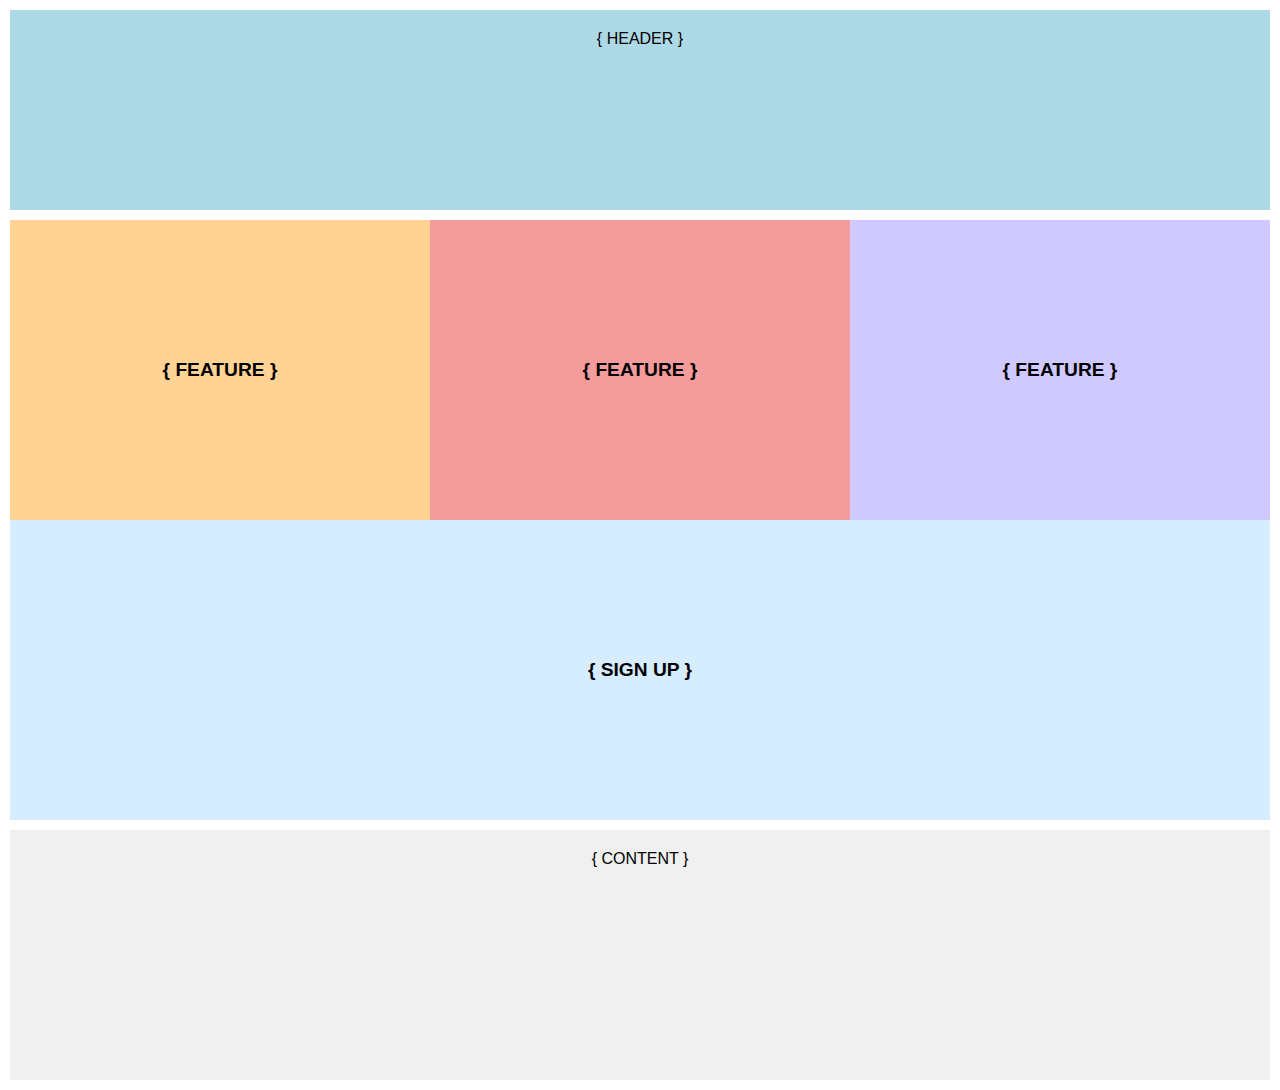
<file: index.html>
<!DOCTYPE html>
<html lang="en">
  <head>
    <meta charset="UTF-8" />
    <meta name="viewport" content="width=device-width, initial-scale=1.0" />
    <title>Document</title>
    <link rel="stylesheet" href="./Style.css" />
  </head>
  <body>
    <div class="container">
      <div class="header">{ HEADER }</div>
      <div class="content">{ CONTENT }</div>
      <div class="table">
    
          <div class="signup">{ SIGN UP }</div>
          <div class="feature">
            <div class="feature1">{ FEATURE }</div>
              <div class="feature2">{ FEATURE }</div>
              <div class="feature3">{ FEATURE }</div>
          </div>
        </div>
      
       
      </div>
    </div>
  </body>
</html>
</file>
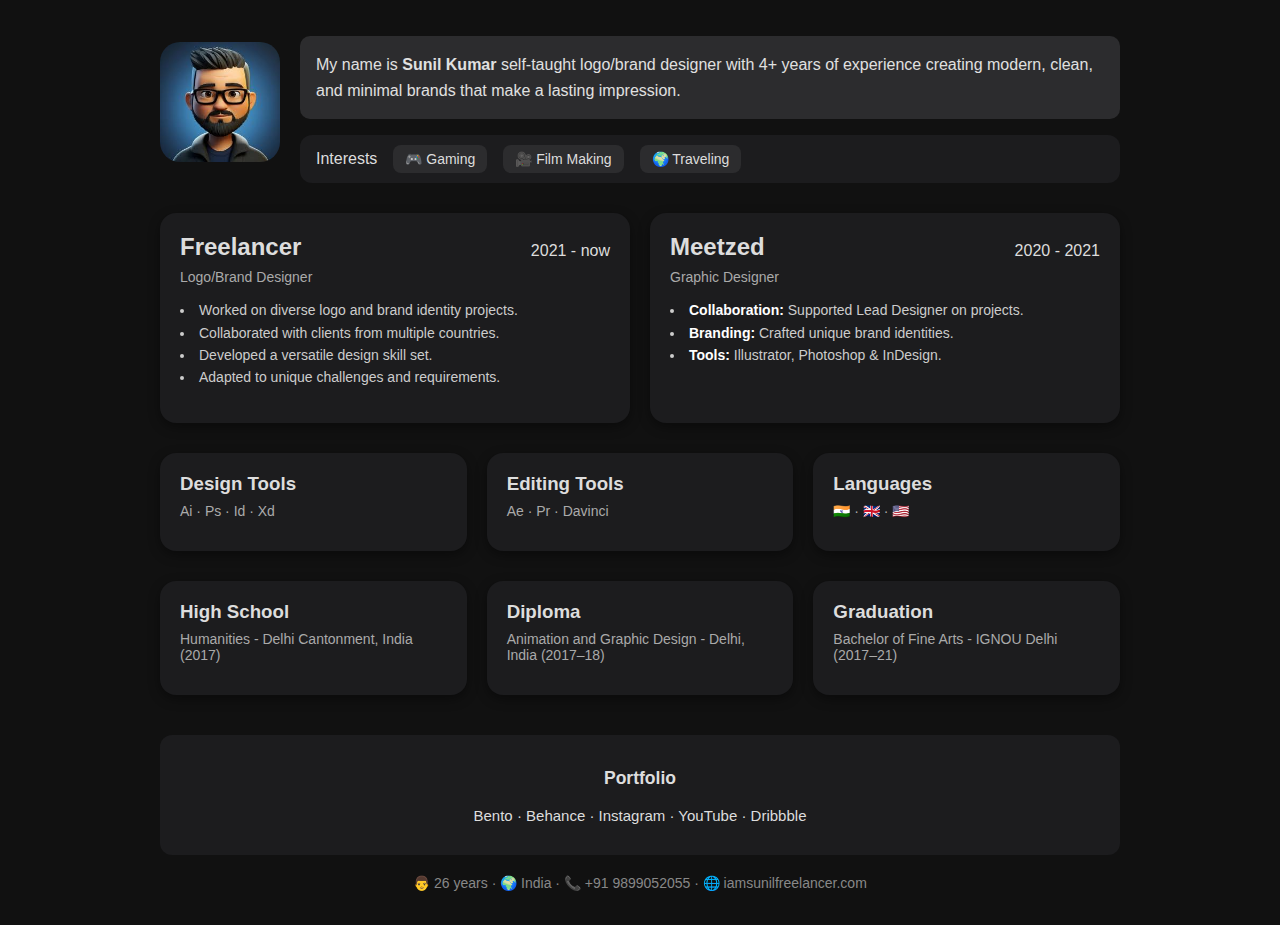
<file: Day_3/index.html>
<!DOCTYPE html>
<html lang="en">
<head>
  <meta charset="UTF-8">
  <meta name="viewport" content="width=device-width, initial-scale=1.0">
  <title>Sunil Kumar - Profile</title>
  <link rel="stylesheet" href="index.css">
</head>
<body>
  <div class="container">
    <!-- Top Section -->
    <div class="top-section">
      <img src="[data-uri]" alt="Profile Picture" />
      <div class="bio">
        <p>My name is <strong>Sunil Kumar</strong> self-taught logo/brand designer with 4+ years of experience creating modern, clean, and minimal brands that make a lasting impression.</p>
        <div class="interests">
          <span>Interests</span>
          <div class="tag">🎮 Gaming</div>
          <div class="tag">🎥 Film Making</div>
          <div class="tag">🌍 Traveling</div>
        </div>
      </div>
    </div>

    <!-- Experience -->
    <div class="grid-2">
      <div class="card">
        <div class="card-header">
          <h2>Freelancer</h2>
          <span>2021 - now</span>
        </div>
        <p>Logo/Brand Designer</p>
        <ul>
          <li>Worked on diverse logo and brand identity projects.</li>
          <li>Collaborated with clients from multiple countries.</li>
          <li>Developed a versatile design skill set.</li>
          <li>Adapted to unique challenges and requirements.</li>
        </ul>
      </div>

      <div class="card">
        <div class="card-header">
          <h2>Meetzed</h2>
          <span>2020 - 2021</span>
        </div>
        <p>Graphic Designer</p>
        <ul>
          <li><strong>Collaboration:</strong> Supported Lead Designer on projects.</li>
          <li><strong>Branding:</strong> Crafted unique brand identities.</li>
          <li><strong>Tools:</strong> Illustrator, Photoshop & InDesign.</li>
        </ul>
      </div>
    </div>

    <!-- Tools & Languages -->
    <div class="grid-3">
      <div class="card">
        <h3>Design Tools</h3>
        <p>Ai · Ps · Id · Xd</p>
      </div>
      <div class="card">
        <h3>Editing Tools</h3>
        <p>Ae · Pr · Davinci</p>
      </div>
      <div class="card">
        <h3>Languages</h3>
        <p>🇮🇳 · 🇬🇧 · 🇺🇸</p>
      </div>
    </div>

    <!-- Education -->
    <div class="grid-3">
      <div class="card">
        <h3>High School</h3>
        <p>Humanities - Delhi Cantonment, India (2017)</p>
      </div>
      <div class="card">
        <h3>Diploma</h3>
        <p>Animation and Graphic Design - Delhi, India (2017–18)</p>
      </div>
      <div class="card">
        <h3>Graduation</h3>
        <p>Bachelor of Fine Arts - IGNOU Delhi (2017–21)</p>
      </div>
    </div>

    <!-- Portfolio & Contact -->
    <div class="portfolio">
      <h3>Portfolio</h3>
      <p>Bento · Behance · Instagram · YouTube · Dribbble</p>
    </div>

    <div class="footer">
      <p>👨 26 years · 🌍 India · 📞 +91 9899052055 · 🌐 iamsunilfreelancer.com</p>
    </div>
  </div>
</body>
</html>
</file>
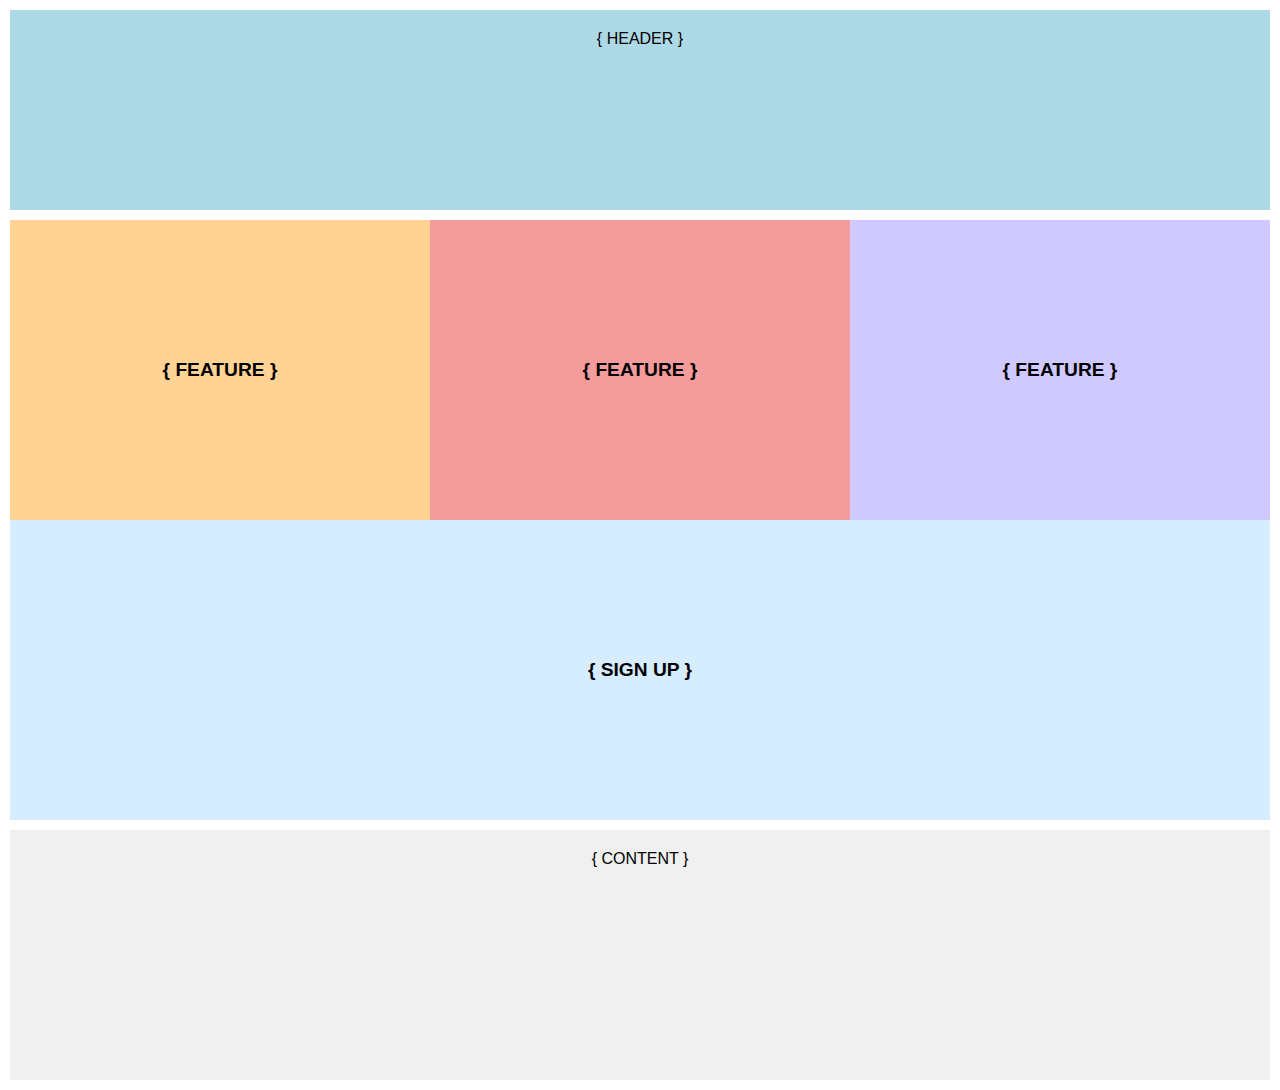
<file: Day_5/index.html>
<!DOCTYPE html>
<html lang="en">
  <head>
    <meta charset="UTF-8" />
    <meta name="viewport" content="width=device-width, initial-scale=1.0" />
    <title>Document</title>
    <link rel="stylesheet" href="./index.css" />
  </head>
  <body>
    <div class="container">
      <div class="header">{ HEADER }</div>
      <div class="content">{ CONTENT }</div>
      <div class="table">
    
          <div class="signup">{ SIGN UP }</div>
          <div class="feature">
            <div class="feature1">{ FEATURE }</div>
    
              <div class="feature2">{ FEATURE }</div>
              <div class="feature3">{ FEATURE }</div>
     
          
          </div>
        </div>
      
       
      </div>
    </div>
  </body>
</html>
</file>
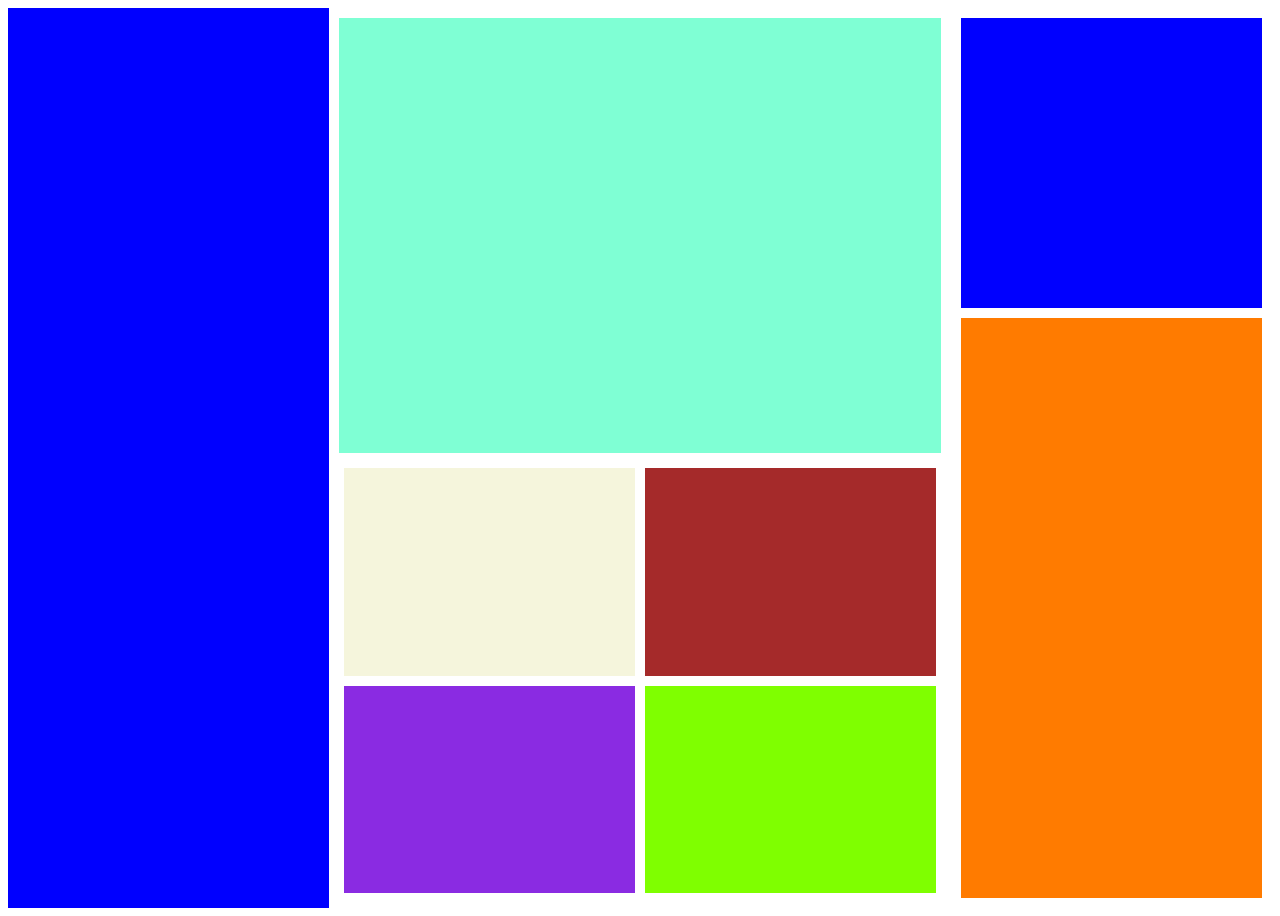
<file: Day_4/tset/index.html>
<!DOCTYPE html>
<html lang="en">
  <head>
    <meta charset="UTF-8" />
    <meta name="viewport" content="width=device-width, initial-scale=1.0" />
    <title>Document</title>
    <link rel="stylesheet" href="index.css" />
  </head>
  <body>
    <div class="container">
      <div class="saibarleft" style="background-color: blue"></div>
      <div class="container_center">
        <div class="header" style="background-color: aquamarine"></div>
        <div class="contex">
          <div class="contex_1">
            <div class="item" style="background-color: beige"></div>
            <div class="item" style="background-color: blueviolet"></div>
          </div>
          <div class="contex_2">
            <div class="item" style="background-color: brown"></div>
            <div class="item" style="background-color: chartreuse"></div>
          </div>
        </div>
      </div>
      <div class="saibarright">
        <div class="headerright" style="background-color: blue"></div>
        <div
          class="contexright"
          style="background-color: rgb(255, 123, 0)"
        ></div>
      </div>
    </div>
  </body>
</html>
</file>
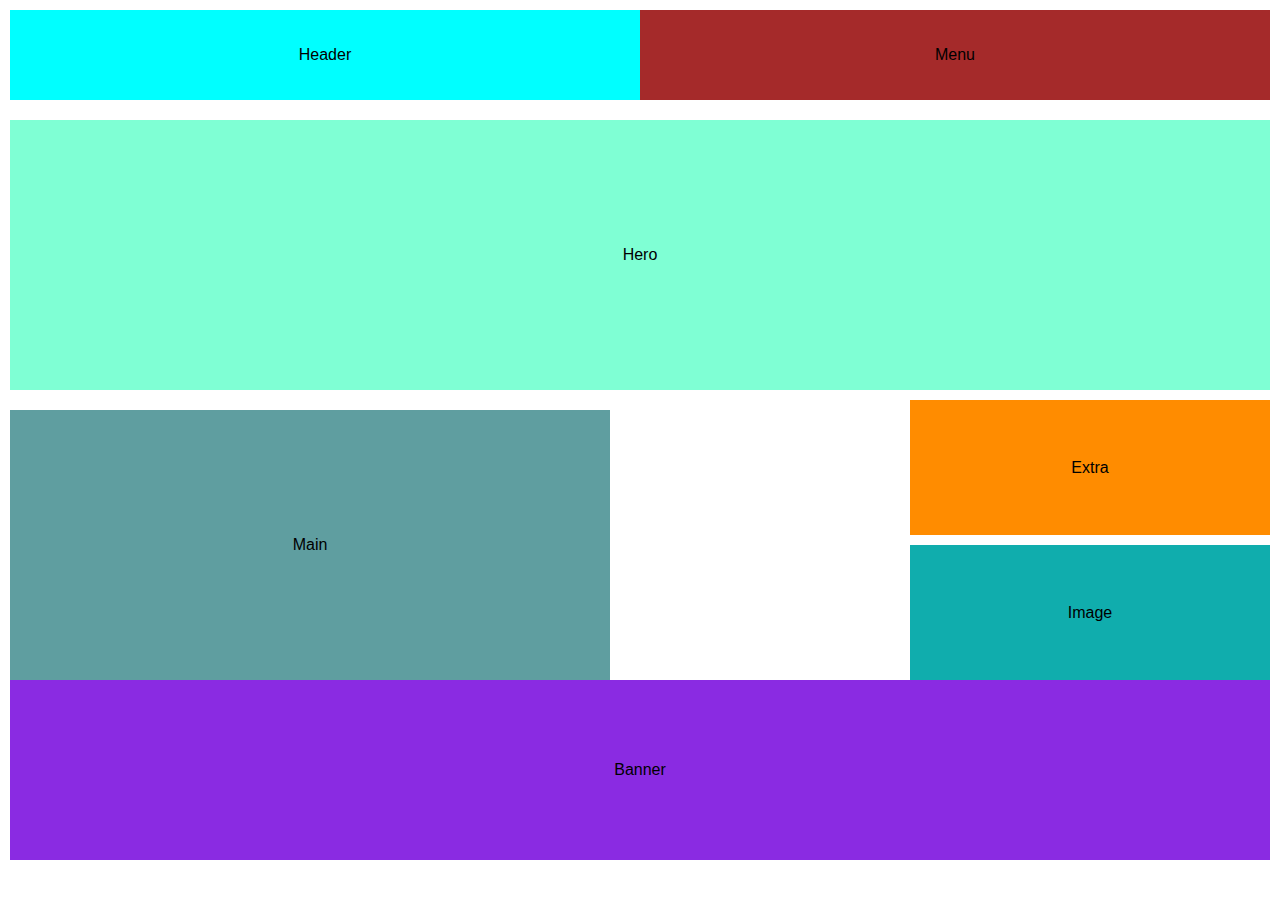
<file: Day_5/test/index.html>
<!DOCTYPE html>
<html lang="en">
  <head>
    <meta charset="UTF-8" />
    <meta name="viewport" content="width=device-width, initial-scale=1.0" />
    <title>Document</title>
    <link rel="stylesheet" href="./index.css" />
  </head>
  <body>
    <div class="container">
      <div class="headerdesktop">
        <div class="header">Header</div>
        <div class="menudesktop">Menu</div>
      </div>

      <div class="hero">Hero</div>

      <div class="content">
        <div class="menu">Menu</div>
        <div class="content1">
          <div class="main">Main</div>
          <div class="banner">Banner</div>
          <div class="row">
            <div class="extra">Extra</div>
            <div class="image">Image</div>
          </div>
        </div>
        <div class="bannerdesktop">Banner</div>
      </div>
    </div>
  </body>
</html>
</file>
<file: Style.css>
* {
    box-sizing: border-box;
    margin: 0;
    padding: 0;
  }
  
  body {
    font-family: Arial, sans-serif;
    padding: 10px;
  }
  
  .container {
    display: flex;
    flex-direction: column;
    gap: 10px;
  }
  
 
  .header {
    background-color: #add8e6;
    padding: 20px;
    height: 200PX;
    text-align: center;
  }
  
  .content {
    background-color: #f0f0f0;
    padding: 20px;
    height: 250PX;
    text-align: center;
  }
  
  .signup {
    background-color: #cce5ff; 
    padding: 20px;
    text-align: center;
  }
  
  .feature1 {
    background-color: #f6d365; 
    padding: 20px;
    text-align: center;
  }
  
  .feature2 {
    background-color: #f4a6a6;
    padding: 20px;
    text-align: center;
  }
  
  .feature3 {
    background-color: #d0bfff; 
    padding: 20px;
    text-align: center;
  }
  
 
  /* Tablet Layout (≥600px)       */
  @media (min-width: 600px) {
    .table {
      display: flex;
      flex-wrap: wrap;
      width: 100%;
    }
  
    .signup,
    .feature1,
    .feature2,
    .feature3 {
      width: 50%;
      height: 300px;
      display: flex;
      align-items: center;
      justify-content: center;
      font-weight: bold;
      font-size: 1.2rem;
    }
  
    .signup {
      background-color: #d6ecff;
      order: 1;
    }
  
    .feature1 {
      background-color: #ffd394;
      order: 2;
    }
  
    .feature2 {
      background-color: #f49c9c;
      order: 3;
    }
  
    .feature3 {
      background-color: #cfc9ff;
      order: 4;
    }
  
   
    .feature {
      display: contents;
    }
  }
  
  /* Desktop Layout (≥900px) */

   @media (min-width: 900px) {
    .container {
      flex-wrap: wrap;
    }
  
    .feature1,
    .feature2,
    .feature3 {
      width: calc(33.333% );
    }
    .table{
      display: flex;
      flex-direction: column;

    }
  
    .signup,
    .content {
      width: 100%;

    }
    .feature{max-width: 100%;
        display: flex;
    }
    .feature1 {
      order: 1;
    }
  
    .feature2 {
      order: 2;
    }
  
    .feature3 {
      order: 3;
    }
  
    .signup {
      order: 4;
    }
  
    .content {
      order: 5;
    }
  }
</file>
<file: Day_3/index.css>
body {
  margin: 0;
  font-family: 'Segoe UI', sans-serif;
  background: #111;
  color: #ddd;
}

.container {
  max-width: 960px;
  margin: auto;
  padding: 20px;
}

.top-section {
  display: flex;
  gap: 20px;
  align-items: center;
  margin-bottom: 30px;
}

.top-section img {
  width: 120px;
  height: 120px;
  border-radius: 20px;
  object-fit: cover;
  background: #2c2c2e;
}

.bio p {
  background: #2c2c2e;
  padding: 16px;
  border-radius: 10px;
  line-height: 1.6;
  color: #e0e0e0;
}

.interests {
  display: flex;
  align-items: center;
  background: #1c1c1e;
  border-radius: 12px;
  padding: 10px 16px;
  margin-top: 16px;
  gap: 16px;
}

.interests-label {
  font-weight: bold;
  color: #fff;
  white-space: nowrap;
  border-right: 1px solid #444;
  padding-right: 16px;
}

.tags {
  display: flex;
  gap: 10px;
  flex-wrap: wrap;
}

.tag {
  background: #2c2c2e;
  padding: 6px 12px;
  border-radius: 8px;
  font-size: 14px;
  color: #ddd;
  display: flex;
  align-items: center;
  gap: 4px;
}


.grid-2, .grid-3 {
  display: grid;
  gap: 20px;
  margin-top: 30px;
}

.grid-2 {
  grid-template-columns: 1fr 1fr;
}
.grid-3 {
  grid-template-columns: repeat(3, 1fr);
}

.card {
  background: #1c1c1e;
  border-radius: 16px;
  padding: 20px;
  box-shadow: 0 4px 12px rgba(0,0,0,0.4);
}

.card-header {
  display: flex;
  justify-content: space-between;
  align-items: center;
}

.card h2, .card h3 {
  margin: 0 0 8px;
}

.card p {
  margin: 0 0 12px;
  font-size: 14px;
  color: #aaa;
}

.card ul {
  list-style: disc inside;
  padding-left: 0;
  color: #ccc;
  font-size: 14px;
  line-height: 1.6;
}

.card ul li strong {
  color: #fff;
}

.portfolio {
  margin-top: 40px;
  text-align: center;
  background: #1c1c1e;
  padding: 16px;
  border-radius: 12px;
  font-size: 15px;
}

.footer {
  margin-top: 20px;
  text-align: center;
  font-size: 14px;
  color: #888;
}
</file>
<file: Day_5/index.css>
* {
    box-sizing: border-box;
    margin: 0;
    padding: 0;
  }
  
  body {
    font-family: Arial, sans-serif;
    padding: 10px;
  }
  
  .container {
    display: flex;
    flex-direction: column;
    gap: 10px;
  }
  
 
  .header {
    background-color: #add8e6;
    padding: 20px;
    height: 200PX;
    text-align: center;
  }
  
  .content {
    background-color: #f0f0f0;
    padding: 20px;
    height: 250PX;
    text-align: center;
  }
  
  .signup {
    background-color: #cce5ff; 
    padding: 20px;
    text-align: center;
  }
  
  .feature1 {
    background-color: #f6d365; 
    padding: 20px;
    text-align: center;
  }
  
  .feature2 {
    background-color: #f4a6a6;
    padding: 20px;
    text-align: center;
  }
  
  .feature3 {
    background-color: #d0bfff; 
    padding: 20px;
    text-align: center;
  }
  
 
  /* Tablet Layout (≥600px)       */
  @media (min-width: 600px) {
    .table {
      display: flex;
      flex-wrap: wrap;
      width: 100%;
    }
  
    .signup,
    .feature1,
    .feature2,
    .feature3 {
      width: 50%;
      height: 300px;
      display: flex;
      align-items: center;
      justify-content: center;
      font-weight: bold;
      font-size: 1.2rem;
    }
  
    .signup {
      background-color: #d6ecff;
      order: 1;
    }
  
    .feature1 {
      background-color: #ffd394;
      order: 2;
    }
  
    .feature2 {
      background-color: #f49c9c;
      order: 3;
    }
  
    .feature3 {
      background-color: #cfc9ff;
      order: 4;
    }
  
    /*.feature không ảnh hưởng layout */
    .feature {
      display: contents;
    }
  }
  
  /* Desktop Layout (≥900px) */

   @media (min-width: 900px) {
    .container {
      flex-wrap: wrap;
    }
  
    .feature1,
    .feature2,
    .feature3 {
      width: calc(33.333% );
    }
    .table{
      display: flex;
      flex-direction: column;

    }
  
    .signup,
    .content {
      width: 100%;

    }
    .feature{max-width: 100%;
        display: flex;
    }
    .feature1 {
      order: 1;
    }
  
    .feature2 {
      order: 2;
    }
  
    .feature3 {
      order: 3;
    }
  
    .signup {
      order: 4;
    }
  
    .content {
      order: 5;
    }
  }
</file>
<file: Day_4/tset/index.css>
.container {
    display: flex;
    height: 100vh;
  }
  

  .saibarleft {
    padding: 10px;
    width: 25%;
    background-color: blue;
  }
  
  
  .container_center {
    padding: 10px;
    display: flex;
    flex-direction: column;
    width: 50%;
  }
  .header {
    flex: 1;
  }
  .contex {
   margin-top: 10px;
    flex: 1;
    display: flex;
  }
  .contex_1,
  .contex_2 {
    flex: 1;
    display: flex;
    flex-direction: column;
  }
  .item {
    margin: 5px;
    flex: 1;
  }
  .saibarright {
    padding: 10px;
    display: flex;
    flex-direction: column;
    width: 25%;
  }
  .headerright {
    margin-bottom: 10px;
    flex: 1;
  }
  .contexright {
    flex: 2;
  }
</file>
<file: Day_5/test/index.css>
* {
    box-sizing: border-box;
    margin: 0;
    padding: 0;
}

body {
    font-family: Arial, sans-serif;
    padding: 10px;
}
.menudesktop{
    display: none;
}
.bannerdesktop{
    display: none;
}
.container {
    max-width: 100%;
    display: block;
    display: flex;
    flex-direction: column;

}

.header {
    display: flex;
    align-items: center;
    justify-content: center;
    width: 100%;
    background-color: aqua;
    height: 10vh;
}

.content {
    display: flex;
    flex-direction: column;

}

.menu {
    margin-top: 10px;
    display: flex;
    align-items: center;
    justify-content: center;
    width: 100%;
    height: 10vh;
    background-color: brown;
}

.hero {
    margin-top: 10px;
    display: flex;
    align-items: center;
    justify-content: center;
    width: 100%;
    height: 25vh;
    background-color: aquamarine;
}

.main {
    margin-top: 10px;
    display: flex;
    align-items: center;
    justify-content: center;
    background-color: cadetblue;
    max-width: 100%;
    height: 12vh;
}

.banner {
    margin-top: 10px;
    display: flex;
    align-items: center;
    justify-content: center;
    background-color: yellow;
    width: 100%;
    height: 15vh;
}

.extra {
    margin-top: 10px;
    display: flex;
    align-items: center;
    justify-content: center;
    background-color: darkorange;
    width: 100%;
    height: 10vh;
}

.image {
    margin-top: 10px;
    display: flex;
    align-items: center;
    justify-content: center;
    background-color: rgb(16, 173, 173);
    width: 100%;
    height: 10vh;
}

@media (min-width : 600px) {

    .content {
        width: 100%;
        flex-direction: row;
    }

    .content1 {
        display: flex;
        flex-direction: column;
        width: 75%;

    }

    .hero {
        width: 100%;

    }

    .menu {

        width: 25%;
        height: 45vh;

    }

    .main {
        height: 19vh;
    }

    .banner {
        height: 15vh;
    }

    .row {
        height: 10vh;
        display: flex;
        gap: 10px;
    }

    .extra,
    .image {
        width: 50%;
        margin-top: 0;
    }
}
@media (min-width: 900px) {
    .container {
      display: flex;
      flex-direction: column;
      gap: 10px;
    }
    .headerdesktop{
        display: flex;
        flex-wrap: wrap;
    }
  .menudesktop{
    display: flex;
    justify-content: center;
    align-items: center;
    width: 50%;
    background-color: brown;
  }
.header{
   width:  50%;
}

    .hero {
      width: 100%;
      height: 30vh;
    }
  
    .content {
      display: flex;
      flex-direction: column;
      gap: 10px;
    }
  
    .menu {
      display: none; /* menu đã nằm trên cùng nên ẩn ở đây */
    }
  
    .content1 {
      display: flex;
      flex-direction: row;
   
      width: 100%;
      height: 30vh;
    }
  
    .main {
        width: 50%;
        height: 30vh;
     
    }
  
    .row {
      margin-left: 300px;  
      width: 30%;
      display: flex;
      flex-direction: column;
     
      height: 40vh;
    }
  
    .image,
    .extra {
      height: calc((30vh ) /2  );
      width: 100%;
    }
  
    .banner {
     display: none;
    }
    .bannerdesktop{
        display: flex;
        justify-content: center;
        align-items: center;
        width: 100%;
        height: 20vh;
        background-color: blueviolet;
    }
  }
</file>
